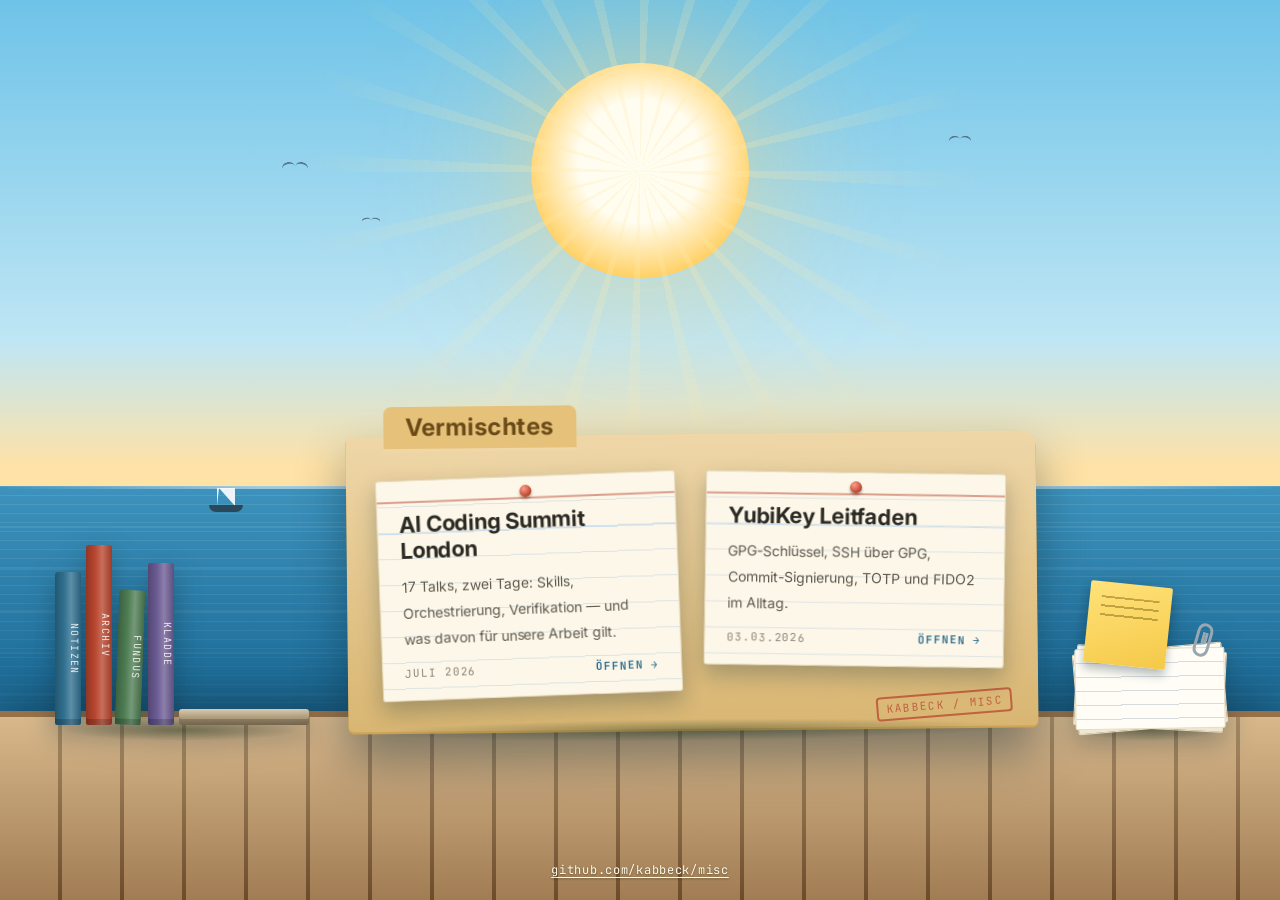
<file: index.html>
<!DOCTYPE html>
<html lang="de">
<head>
<meta charset="utf-8">
<meta name="viewport" content="width=device-width, initial-scale=1.0">
<title>misc — Vermischtes · Tobias Kabbeck</title>
<meta name="description" content="Vermischtes von Tobias Kabbeck.">
<link rel="preconnect" href="https://fonts.googleapis.com">
<link rel="preconnect" href="https://fonts.gstatic.com" crossorigin>
<link href="https://fonts.googleapis.com/css2?family=Inter:wght@400;500;600;700&family=JetBrains+Mono:wght@400;500;700&display=swap" rel="stylesheet">
<style>
/* ============================================================
   Eine Szene, ganz in CSS: Sonne, Meer, Steg — und in der Mitte
   ein Archivordner, aus dem zwei Karteikarten herausschauen.
   Keine Bilddateien, alles Farbverläufe und Formen.

   Ebenen von hinten nach vorn:
     .sky  .sun  .sea  .deck        Hintergrund
     .shelf (Bücher)  .clutter      Requisiten links/rechts
     .folder > .card                Inhalt: die beiden Links
   ============================================================ */

:root {
  /* Himmel und Sonne */
  --sky-high: #6ec3e8;
  --sky-low: #bfe6f4;
  --haze: #ffe2a6;
  --sun-core: #fffdf0;
  --sun-edge: #ffd166;

  /* Meer */
  --sea-far: #3d93bd;
  --sea-mid: #1f6f9b;
  --sea-near: #12506f;
  --foam: rgba(255, 255, 255, 0.7);

  /* Steg und Requisiten */
  --wood: #c39a6b;
  --wood-dark: #9a7147;
  --wood-seam: #7d5934;

  /* Papier und Schrift */
  --manila: #e6c179;
  --manila-dark: #cfa457;
  --paper: #fdf7e9;
  --paper-edge: #e8dcc0;
  --rule: #cadff0;
  --ink: #2c2a25;
  --ink-soft: #5f5a4e;
  --ink-mute: #8a8375;
  --stamp: #b8452e;
  --thread: #2f6f8f;

  --font-sans: "Inter", -apple-system, "Segoe UI", Helvetica, Arial, sans-serif;
  --font-mono: "JetBrains Mono", ui-monospace, "SF Mono", Menlo, monospace;

  /* Höhe des Stegs — die Bühne setzt ihre Requisiten darauf ab */
  --deck-h: clamp(130px, 21vh, 210px);
}

* { box-sizing: border-box; }

body {
  margin: 0;
  min-height: 100svh;
  display: grid;
  position: relative;
  overflow-x: hidden;
  font-family: var(--font-sans);
  color: var(--ink);
  background: linear-gradient(180deg, var(--sky-high) 0%, var(--sky-low) 38%, var(--haze) 52%);
  -webkit-font-smoothing: antialiased;
}

/* ---------- Sonne ------------------------------------------ */
.sun {
  position: fixed;
  top: clamp(24px, 7vh, 90px);
  left: 50%;
  translate: -50% 0;
  width: clamp(120px, 17vw, 220px);
  aspect-ratio: 1;
  border-radius: 50%;
  background: radial-gradient(circle at 50% 45%, var(--sun-core) 38%, var(--sun-edge) 72%, rgba(255, 209, 102, 0) 73%);
  box-shadow: 0 0 clamp(60px, 12vw, 160px) rgba(255, 214, 120, 0.75);
  pointer-events: none;
}

.sun::before {
  content: "";
  position: absolute;
  inset: -130%;
  background: repeating-conic-gradient(
    from 0deg,
    rgba(255, 236, 175, 0.28) 0deg 3deg,
    rgba(255, 236, 175, 0) 3deg 15deg
  );
  -webkit-mask-image: radial-gradient(circle, #000 12%, transparent 62%);
  mask-image: radial-gradient(circle, #000 12%, transparent 62%);
}

/* ---------- Meer -------------------------------------------- */
.sea {
  position: fixed;
  inset: auto 0 0 0;
  height: 46vh;
  background:
    linear-gradient(180deg, var(--sea-far) 0%, var(--sea-mid) 45%, var(--sea-near) 100%);
  pointer-events: none;
}

/* Horizontlinie mit Gischt */
.sea::before {
  content: "";
  position: absolute;
  inset: 0 0 auto 0;
  height: 3px;
  background: linear-gradient(90deg, transparent, var(--foam) 20%, var(--foam) 80%, transparent);
  opacity: 0.7;
}

/* Wellenstriche: nah am Horizont dicht und fein, nach vorn hin weiter */
.sea::after {
  content: "";
  position: absolute;
  inset: 0;
  background:
    repeating-linear-gradient(180deg, rgba(255, 255, 255, 0.1) 0 1px, transparent 1px 9px),
    repeating-linear-gradient(180deg, transparent 0 40px, rgba(255, 255, 255, 0.09) 40px 42px);
  -webkit-mask-image: linear-gradient(180deg, #000 0%, rgba(0, 0, 0, 0.45) 45%, transparent 90%);
  mask-image: linear-gradient(180deg, #000 0%, rgba(0, 0, 0, 0.45) 45%, transparent 90%);
}

/* Sonnenglitzern auf dem Wasser */
.glitter {
  position: fixed;
  left: 50%;
  translate: -50% 0;
  bottom: 0;
  width: clamp(180px, 26vw, 380px);
  height: 46vh;
  background: repeating-linear-gradient(
    180deg,
    rgba(255, 246, 214, 0.85) 0 3px,
    rgba(255, 246, 214, 0) 3px 16px
  );
  -webkit-mask-image: radial-gradient(ellipse 60% 75% at 50% 0%, #000, transparent 75%);
  mask-image: radial-gradient(ellipse 60% 75% at 50% 0%, #000, transparent 75%);
  opacity: 0.65;
  pointer-events: none;
}

/* Segelboot am Horizont */
.boat {
  position: fixed;
  bottom: calc(46vh - 26px);
  left: 16%;
  width: 44px;
  height: 30px;
  pointer-events: none;
}

.boat::before {
  content: "";
  position: absolute;
  bottom: 6px;
  left: 12px;
  border-left: 2px solid rgba(255, 255, 255, 0.9);
  border-bottom: 18px solid transparent;
  border-right: 16px solid rgba(255, 255, 255, 0.9);
}

.boat::after {
  content: "";
  position: absolute;
  bottom: 0;
  left: 4px;
  width: 34px;
  height: 7px;
  border-radius: 0 0 8px 8px;
  background: rgba(40, 60, 74, 0.85);
}

/* Möwen */
.gull {
  position: fixed;
  width: 26px;
  height: 10px;
  opacity: 0.75;
  pointer-events: none;
}

.gull::before,
.gull::after {
  content: "";
  position: absolute;
  top: 0;
  width: 13px;
  height: 9px;
  border-top: 2px solid #40566a;
  border-radius: 50% 50% 0 0;
}

.gull::before { left: 0; rotate: -12deg; }
.gull::after { right: 0; rotate: 12deg; }

.gull--a { top: 18vh; left: 22%; }
.gull--b { top: 24vh; left: 28%; scale: 0.7; }
.gull--c { top: 15vh; right: 24%; scale: 0.85; }

/* ---------- Steg (Vordergrund) ------------------------------- */
.deck {
  position: fixed;
  inset: auto 0 0 0;
  height: var(--deck-h);
  background:
    repeating-linear-gradient(
      90deg,
      var(--wood) 0 58px,
      var(--wood-seam) 58px 62px
    ),
    var(--wood);
  border-top: 6px solid var(--wood-dark);
  box-shadow: 0 -18px 40px rgba(12, 40, 56, 0.35);
  pointer-events: none;
}

.deck::after {
  content: "";
  position: absolute;
  inset: 0;
  background: linear-gradient(180deg, rgba(255, 240, 200, 0.35), rgba(60, 35, 15, 0.25));
}

/* ---------- Bühne -------------------------------------------- */
.stage {
  position: relative;
  z-index: 2;
  display: flex;
  align-items: flex-end;
  justify-content: center;
  gap: clamp(12px, 3vw, 44px);
  /* unten so viel Platz, dass alle Requisiten auf den Planken aufsetzen */
  padding: clamp(96px, 20vh, 220px) clamp(16px, 4vw, 48px) calc(var(--deck-h) - 18px);
}

/* Kontaktschatten auf den Planken */
.books::after,
.folder::after,
.clutter::after {
  content: "";
  position: absolute;
  left: 50%;
  bottom: -12px;
  translate: -50% 0;
  width: 92%;
  height: 22px;
  border-radius: 50%;
  background: radial-gradient(ellipse, rgba(20, 45, 25, 0.4), transparent 70%);
  z-index: -1;
}

.books { position: relative; }

/* ---------- Bücherstapel (links) ------------------------------ */
.books {
  display: flex;
  align-items: flex-end;
  gap: 5px;
  padding-bottom: 4px;
  filter: drop-shadow(0 10px 14px rgba(12, 40, 56, 0.4));
}

.book {
  width: clamp(18px, 2.2vw, 26px);
  border-radius: 3px 3px 2px 2px;
  background: linear-gradient(90deg, rgba(0, 0, 0, 0.22), transparent 34%, rgba(255, 255, 255, 0.22) 62%, rgba(0, 0, 0, 0.14));
  background-color: var(--spine);
  box-shadow: inset 0 -6px 0 rgba(0, 0, 0, 0.18);
  writing-mode: vertical-rl;
  text-orientation: mixed;
  color: rgba(255, 255, 255, 0.85);
  font-family: var(--font-mono);
  font-size: 10px;
  letter-spacing: 0.14em;
  text-transform: uppercase;
  text-align: center;
  padding: 8px 0;
}

.book--1 { --spine: #2f6f8f; height: clamp(120px, 17vh, 180px); }
.book--2 { --spine: #b8452e; height: clamp(140px, 20vh, 205px); }
.book--3 { --spine: #4d7c52; height: clamp(108px, 15vh, 160px); rotate: 2deg; }
.book--4 { --spine: #6b5b93; height: clamp(130px, 18vh, 190px); }

/* Liegendes Buch als Sockel */
.book--flat {
  width: clamp(90px, 11vw, 130px);
  height: 16px;
  writing-mode: horizontal-tb;
  background: linear-gradient(180deg, #d8cbb0, #b9a888 40%, #8d7a5c);
  border-radius: 3px;
  align-self: flex-end;
  padding: 0;
}

/* ---------- Ordner mit den Karten (Mitte) --------------------- */
.folder {
  position: relative;
  padding: clamp(26px, 3.5vw, 40px) clamp(18px, 2.6vw, 32px) clamp(22px, 3vw, 34px);
  border-radius: 4px 14px 6px 6px;
  background:
    linear-gradient(180deg, rgba(255, 255, 255, 0.35), rgba(0, 0, 0, 0.06)),
    var(--manila);
  box-shadow:
    0 2px 0 var(--manila-dark),
    0 26px 50px rgba(10, 38, 54, 0.45);
  rotate: -0.6deg;
}

/* Reiter mit dem Titel */
.folder__tab {
  position: absolute;
  top: clamp(-30px, -3.4vw, -22px);
  left: clamp(18px, 3vw, 40px);
  margin: 0;
  padding: 6px clamp(14px, 2vw, 22px) 10px;
  border-radius: 8px 8px 0 0;
  background: var(--manila);
  box-shadow: 0 -3px 0 rgba(255, 255, 255, 0.35) inset;
  font-size: clamp(17px, 2.4vw, 24px);
  font-weight: 700;
  letter-spacing: 0.02em;
  color: #6a4a18;
}

/* Gestempelter Pfad unten rechts auf dem Ordner */
.folder__stamp {
  position: absolute;
  bottom: clamp(6px, 1vw, 10px);
  right: clamp(14px, 2vw, 26px);
  padding: 3px 8px;
  border: 2px solid var(--stamp);
  border-radius: 4px;
  color: var(--stamp);
  font-family: var(--font-mono);
  font-size: 11px;
  letter-spacing: 0.12em;
  text-transform: uppercase;
  opacity: 0.75;
  rotate: -4deg;
}

.cards {
  display: flex;
  flex-wrap: wrap;
  justify-content: center;
  gap: clamp(14px, 2vw, 26px);
  margin: 0;
  padding: 0;
  list-style: none;
}

/* ---------- Karteikarte = Link -------------------------------- */
.card {
  position: relative;
  display: block;
  width: clamp(230px, 27vw, 300px);
  padding: 30px 22px 20px;
  border-radius: 3px;
  color: inherit;
  text-decoration: none;
  background:
    linear-gradient(180deg, transparent 52px, var(--rule) 52px 53px, transparent 53px),
    repeating-linear-gradient(180deg, transparent 0 25px, rgba(160, 190, 215, 0.35) 25px 26px),
    var(--paper);
  border: 1px solid var(--paper-edge);
  box-shadow: 0 10px 22px rgba(10, 38, 54, 0.28);
  transition: transform 0.18s ease, box-shadow 0.18s ease, rotate 0.18s ease;
}

.card--1 { rotate: -1.6deg; }
.card--2 { rotate: 1.4deg; }

/* Roter Kopfstrich der Karteikarte */
.card::before {
  content: "";
  position: absolute;
  inset: 20px 0 auto 0;
  height: 2px;
  background: rgba(184, 69, 46, 0.5);
}

/* Reißzwecke */
.card::after {
  content: "";
  position: absolute;
  top: 8px;
  left: 50%;
  translate: -50% 0;
  width: 12px;
  height: 12px;
  border-radius: 50%;
  background: radial-gradient(circle at 35% 30%, #ff9b8a, var(--stamp) 70%);
  box-shadow: 0 2px 3px rgba(0, 0, 0, 0.35);
}

.card:hover,
.card:focus-visible {
  transform: translateY(-8px);
  rotate: 0deg;
  box-shadow: 0 20px 34px rgba(10, 38, 54, 0.38);
}

.card:focus-visible { outline: 3px solid var(--thread); outline-offset: 4px; }

.card__title {
  display: block;
  font-size: clamp(18px, 2.2vw, 22px);
  font-weight: 700;
  letter-spacing: -0.01em;
  line-height: 1.2;
}

.card__desc {
  display: block;
  margin-top: 10px;
  font-size: 14px;
  line-height: 26px; /* auf das Linienraster gesetzt */
  color: var(--ink-soft);
}

.card__foot {
  display: flex;
  align-items: center;
  justify-content: space-between;
  margin-top: 14px;
  font-family: var(--font-mono);
  font-size: 11px;
  letter-spacing: 0.08em;
  text-transform: uppercase;
  color: var(--ink-mute);
}

.card__go { color: var(--thread); font-weight: 700; }

/* ---------- Notizen und Kram (rechts) -------------------------- */
.clutter {
  position: relative;
  width: clamp(96px, 12vw, 150px);
  height: clamp(110px, 16vh, 170px);
  filter: drop-shadow(0 10px 14px rgba(12, 40, 56, 0.35));
}

.sticky,
.sheet {
  position: absolute;
  border-radius: 2px;
}

.sheet {
  inset: auto 0 0 0;
  height: clamp(70px, 9vh, 96px);
  background: linear-gradient(180deg, #fffdf6, #efe7d2);
  border: 1px solid var(--paper-edge);
}

.sheet--a { rotate: -5deg; }
.sheet--b { rotate: 3deg; }
.sheet--c {
  rotate: -1deg;
  background:
    repeating-linear-gradient(180deg, transparent 0 13px, rgba(150, 170, 190, 0.4) 13px 14px),
    #fffdf6;
}

.sticky {
  bottom: clamp(48px, 7vh, 74px);
  left: 12px;
  width: clamp(62px, 7vw, 82px);
  aspect-ratio: 1;
  background: linear-gradient(160deg, #ffe27a, #f5c948);
  rotate: 6deg;
  box-shadow: 0 6px 10px rgba(12, 40, 56, 0.3);
}

.sticky::after {
  content: "";
  position: absolute;
  inset: 14px 12px auto 12px;
  height: 26px;
  background: repeating-linear-gradient(180deg, rgba(120, 95, 20, 0.45) 0 2px, transparent 2px 9px);
}

/* Büroklammer */
.clip {
  position: absolute;
  bottom: clamp(58px, 8vh, 84px);
  right: 14px;
  width: 16px;
  height: 34px;
  border: 3px solid #9aa7b1;
  border-radius: 10px;
  rotate: 16deg;
}

.clip::after {
  content: "";
  position: absolute;
  inset: 6px 3px 10px 3px;
  border: 3px solid #9aa7b1;
  border-top: none;
  border-radius: 0 0 8px 8px;
}

/* ---------- Fußzeile ------------------------------------------ */
/* liegt flach auf den Planken, nimmt der Bühne keine Höhe weg */
.foot {
  position: fixed;
  inset: auto 0 0 0;
  z-index: 3;
  padding: 0 clamp(16px, 4vw, 40px) clamp(14px, 2.4vh, 26px);
  text-align: center;
  font-family: var(--font-mono);
  font-size: 12px;
  letter-spacing: 0.06em;
  color: #f6ead2;
  text-shadow: 0 1px 2px rgba(20, 45, 25, 0.5);
}

.foot a { color: #fff8e6; text-underline-offset: 3px; }

/* ---------- Bewegung ------------------------------------------- */
@media (prefers-reduced-motion: no-preference) {
  .sun::before { animation: turn 180s linear infinite; }
  .glitter { animation: shimmer 7s ease-in-out infinite alternate; }
  .boat { animation: sail 90s linear infinite; }
  .gull { animation: drift 14s ease-in-out infinite alternate; }
  .gull--b { animation-duration: 18s; }
  .gull--c { animation-duration: 11s; }
}

@keyframes turn { to { rotate: 360deg; } }
@keyframes shimmer { from { opacity: 0.45; } to { opacity: 0.8; } }
@keyframes sail { from { left: 8%; } to { left: 78%; } }
@keyframes drift { from { translate: 0 0; } to { translate: 26px -12px; } }

/* ---------- Schmale Bildschirme -------------------------------- */
/* Erst die Requisiten räumen, damit der Ordner die Breite bekommt … */
@media (max-width: 1040px) {
  .books,
  .clutter,
  .gull--b { display: none; }
}

/* … dann die Karten untereinander, der Ordner schrumpft mit. */
@media (max-width: 760px) {
  .stage { padding-top: clamp(72px, 22vh, 180px); }
  .cards { flex-direction: column; align-items: center; }
  /* feste Breite statt Prozent: so richtet sich der Ordner nach den Karten */
  .card { width: min(330px, 74vw); }
  /* Platz, damit der Stempel nicht unter die untere Karte rutscht */
  .folder { padding-bottom: 46px; }
  .sea { height: 52vh; }
}
</style>
</head>
<body>

<!-- Hintergrund -->
<div class="sun" aria-hidden="true"></div>
<div class="sea" aria-hidden="true"></div>
<div class="glitter" aria-hidden="true"></div>
<div class="boat" aria-hidden="true"></div>
<div class="gull gull--a" aria-hidden="true"></div>
<div class="gull gull--b" aria-hidden="true"></div>
<div class="gull gull--c" aria-hidden="true"></div>
<div class="deck" aria-hidden="true"></div>

<!-- Bühne -->
<main class="stage">

  <div class="books" aria-hidden="true">
    <div class="book book--1">Notizen</div>
    <div class="book book--2">Archiv</div>
    <div class="book book--3">Fundus</div>
    <div class="book book--4">Kladde</div>
    <div class="book book--flat"></div>
  </div>

  <div class="folder">
    <h1 class="folder__tab">Vermischtes</h1>
    <span class="folder__stamp" aria-hidden="true">kabbeck / misc</span>

    <ul class="cards">
      <li>
        <a class="card card--1" href="ai_coding_summit/">
          <span class="card__title">AI Coding Summit London</span>
          <span class="card__desc">
            17 Talks, zwei Tage: Skills, Orchestrierung, Verifikation — und was
            davon für unsere Arbeit gilt.
          </span>
          <span class="card__foot">
            <span>Juli 2026</span>
            <span class="card__go">öffnen →</span>
          </span>
        </a>
      </li>
      <li>
        <a class="card card--2" href="yubikey_usage/">
          <span class="card__title">YubiKey Leitfaden</span>
          <span class="card__desc">
            GPG-Schlüssel, SSH über GPG, Commit-Signierung, TOTP und FIDO2
            im Alltag.
          </span>
          <span class="card__foot">
            <span>03.03.2026</span>
            <span class="card__go">öffnen →</span>
          </span>
        </a>
      </li>
    </ul>
  </div>

  <div class="clutter" aria-hidden="true">
    <div class="sheet sheet--a"></div>
    <div class="sheet sheet--b"></div>
    <div class="sheet sheet--c"></div>
    <div class="sticky"></div>
    <div class="clip"></div>
  </div>

</main>

<footer class="foot">
  <a href="https://github.com/kabbeck/misc">github.com/kabbeck/misc</a>
</footer>

</body>
</html>
</file>
